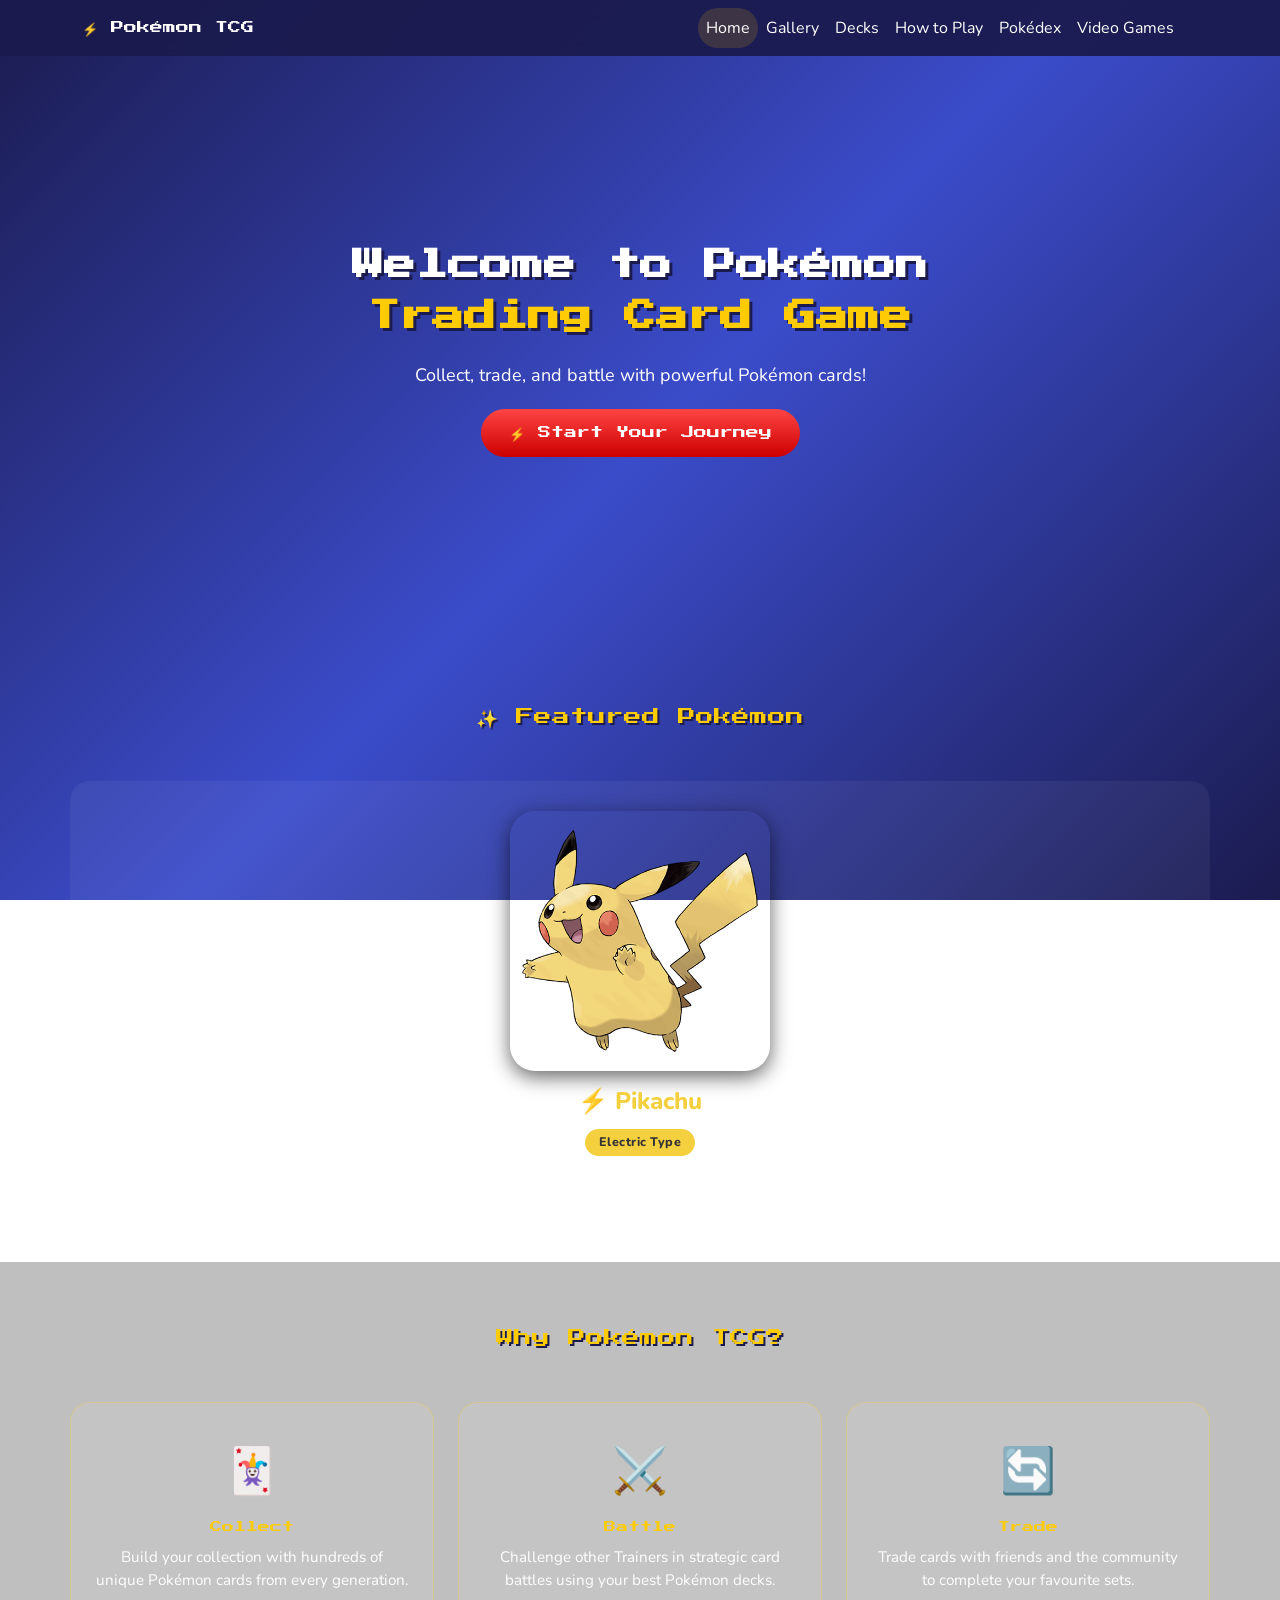
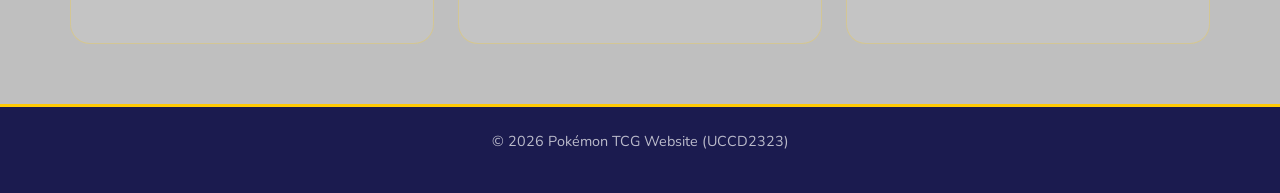
<file: index.html>
<!DOCTYPE html>
<html lang="en">
    <head>
        <meta charset="UTF-8">
        <title> Nintendo Gaming | Home</title>
        <script>
            window.location.href = "home.html";
        </script>
    </head>
    <body>
    </body>
</html>
</file>
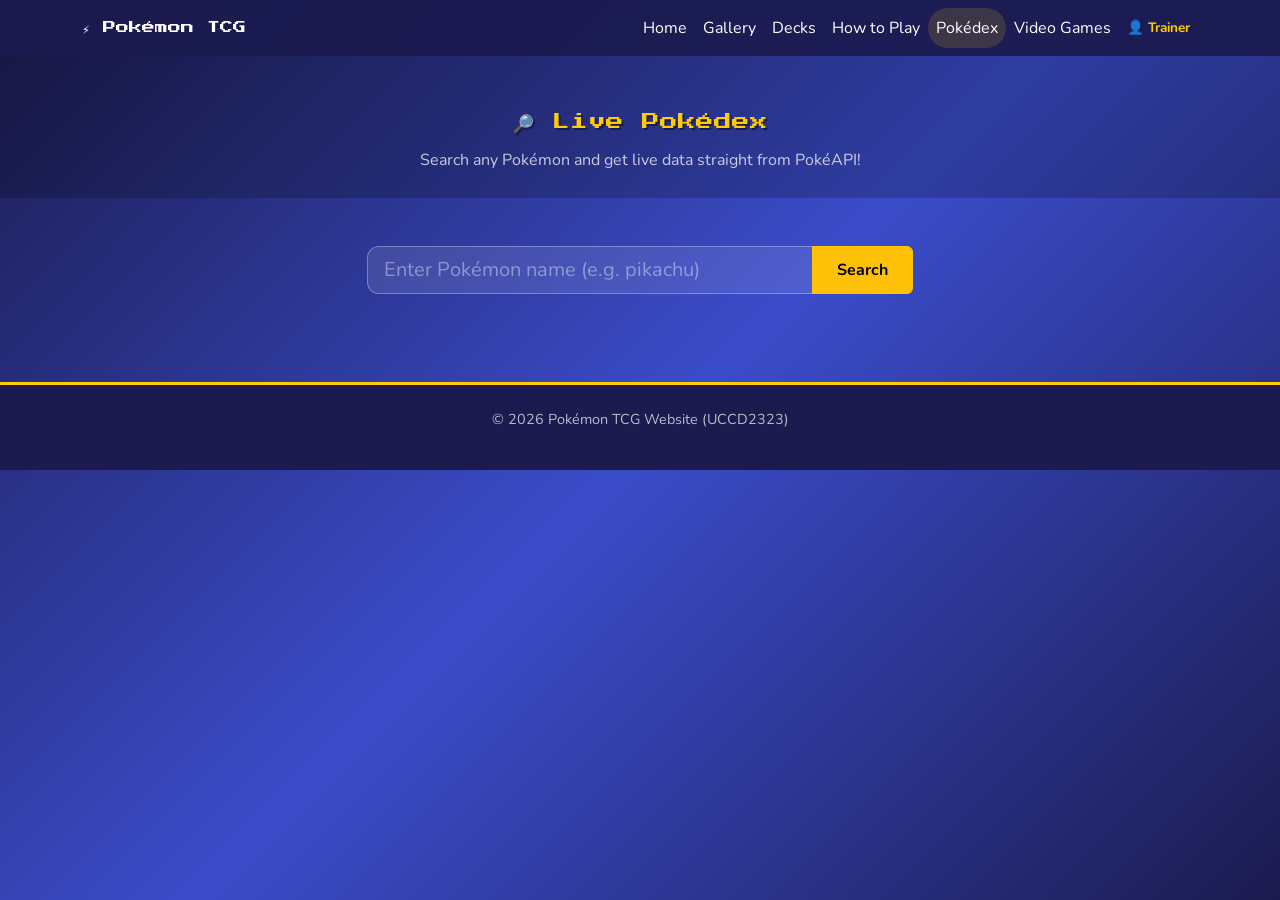
<file: api.html>
<!DOCTYPE html>
<html lang="en">
<head>
    <meta charset="UTF-8">
    <meta name="viewport" content="width=device-width, initial-scale=1.0">
    <title>Pokédex – Pokémon TCG</title>
    <link href="https://cdn.jsdelivr.net/npm/bootstrap@5.3.0/dist/css/bootstrap.min.css" rel="stylesheet">
    <link rel="stylesheet" href="style.css">
    <script src="https://code.jquery.com/jquery-3.6.0.min.js"></script>
</head>

<body>

    <nav class="navbar navbar-expand-lg navbar-dark">
        <div class="container">
            <a class="navbar-brand" href="home.html">⚡ Pokémon TCG</a>
            <ul class="navbar-nav ms-auto align-items-center">
                <li class="nav-item"><a class="nav-link" href="home.html">Home</a></li>
                <li class="nav-item"><a class="nav-link" href="gallery.html">Gallery</a></li>
                <li class="nav-item"><a class="nav-link" href="decks.html">Decks</a></li>
                <li class="nav-item"><a class="nav-link" href="howtoplay.html">How to Play</a></li>
                <li class="nav-item"><a class="nav-link active" href="api.html">Pokédex</a></li>
                <li class="nav-item"><a class="nav-link" href="videogames.html">Video Games</a></li>
                <li class="nav-item"><span class="nav-link trainer-name" id="navTrainerName"></span></li>
            </ul>
        </div>
    </nav>

    <div class="page-header text-center">
        <h1 class="section-title">🔎 Live Pokédex</h1>
        <p>Search any Pokémon and get live data straight from PokéAPI!</p>
    </div>

    <div class="container mt-5">
        <div class="row justify-content-center">
            <div class="col-md-6">
                <div class="input-group mb-3">
                    <input type="text" id="searchInput" class="form-control form-control-lg"
                        placeholder="Enter Pokémon name (e.g. pikachu)">
                    <button class="btn btn-warning fw-bold px-4" id="searchBtn">Search</button>
                </div>
                <p id="lastSearchedMsg" class="text-center"
                    style="color: rgba(255,255,255,0.6); font-size:0.85rem;"></p>
            </div>
        </div>

        <div id="loadingSpinner" class="text-center mt-4" style="display:none;">
            <div class="spinner-border text-warning" role="status"></div>
            <p class="text-white mt-2">Fetching Pokémon data...</p>
        </div>

        <div id="errorMsg" class="text-center text-warning fw-bold mt-4" style="display:none;">
            ⚠️ Pokémon not found. Please check the name and try again.
        </div>

        <div id="resultArea" class="row justify-content-center mt-4"></div>
    </div>

    <footer class="mt-5">
        <p>© 2026 Pokémon TCG Website (UCCD2323)</p>
    </footer>

    <script src="https://cdn.jsdelivr.net/npm/bootstrap@5.3.0/dist/js/bootstrap.bundle.min.js"></script>
    <script src="script.js"></script>
    <script>
        $(document).ready(function () {

            function searchPokemon() {
                const name = $("#searchInput").val().trim().toLowerCase();
                if (!name) {
                    alert("Please enter a Pokémon name.");
                    return;
                }

                $("#resultArea").empty();
                $("#errorMsg").hide();
                $("#loadingSpinner").show();

                $.ajax({
                    url: "https://pokeapi.co/api/v2/pokemon/" + name,
                    method: "GET",
                    success: function (data) {
                        $("#loadingSpinner").hide();

                        const pokeName      = data.name.charAt(0).toUpperCase() + data.name.slice(1);
                        const pokeID        = data.id;
                        const pokeImg       = data.sprites.other["official-artwork"].front_default;
                        const pokeTypes     = data.types.map(t =>
                            t.type.name.charAt(0).toUpperCase() + t.type.name.slice(1)
                        ).join(", ");
                        const pokeHP        = data.stats[0].base_stat;
                        const pokeAtk       = data.stats[1].base_stat;
                        const pokeDef       = data.stats[2].base_stat;
                        const pokeSpAtk     = data.stats[3].base_stat;
                        const pokeSpDef     = data.stats[4].base_stat;
                        const pokeSpd       = data.stats[5].base_stat;
                        const pokeAbilities = data.abilities.map(a =>
                            a.ability.name.charAt(0).toUpperCase() + a.ability.name.slice(1)
                        ).join(", ");
                        const pokeHeight    = (data.height / 10) + " m";
                        const pokeWeight    = (data.weight / 10) + " kg";

                        localStorage.setItem("lastSearched", pokeName);
                        sessionStorage.setItem("currentSearch", pokeName);
                        $("#lastSearchedMsg").text("🕐 Last searched: " + pokeName);

                        function statBar(value) {
                            const pct = Math.min((value / 255) * 100, 100).toFixed(0);
                            let color = "#e74c3c";
                            if (value >= 80)  color = "#f4d03f";
                            if (value >= 120) color = "#2ecc71";
                            return `
                                <div style="display:flex; align-items:center; gap:10px; margin-bottom:6px;">
                                    <div style="flex:1; background:rgba(0,0,0,0.2); border-radius:50px; height:10px;">
                                        <div style="width:${pct}%; background:${color}; height:10px; border-radius:50px;"></div>
                                    </div>
                                    <span style="min-width:30px; font-weight:700; color:white;">${value}</span>
                                </div>`;
                        }

                        const cardHTML = `
                            <div class="col-md-6 col-lg-5">
                                <div style="
                                    background: rgba(255,255,255,0.08);
                                    border: 1px solid rgba(255,203,5,0.4);
                                    border-radius: 24px;
                                    padding: 30px;
                                    text-align: center;
                                    color: white;
                                ">
                                    <p style="color:rgba(255,255,255,0.5); font-size:0.85rem; margin-bottom:4px;">
                                        #${String(pokeID).padStart(4, "0")}
                                    </p>
                                    <h3 style="font-family:'Press Start 2P', monospace; font-size:1rem;
                                        color:var(--poke-yellow); margin-bottom:16px;">${pokeName}</h3>
                                    <img src="${pokeImg}" alt="${pokeName}"
                                        style="width:200px; height:200px; object-fit:contain;">
                                    <div style="margin:16px 0;">
                                        <span class="type-badge">${pokeTypes}</span>
                                    </div>
                                    <div style="display:flex; justify-content:center; gap:24px;
                                        margin-bottom:20px; font-size:0.85rem; color:rgba(255,255,255,0.7);">
                                        <span>📏 ${pokeHeight}</span>
                                        <span>⚖️ ${pokeWeight}</span>
                                    </div>
                                    <p style="font-size:0.85rem; color:rgba(255,255,255,0.7); margin-bottom:20px;">
                                        <strong style="color:white;">Abilities:</strong> ${pokeAbilities}
                                    </p>
                                    <hr style="border-color:rgba(255,255,255,0.15);">
                                    <div style="text-align:left; margin-top:16px;">
                                        <p style="font-family:'Press Start 2P', monospace; font-size:0.6rem;
                                            color:var(--poke-yellow); margin-bottom:14px;">BASE STATS</p>
                                        <p style="font-size:0.8rem; margin-bottom:4px;">HP</p>${statBar(pokeHP)}
                                        <p style="font-size:0.8rem; margin-bottom:4px;">Attack</p>${statBar(pokeAtk)}
                                        <p style="font-size:0.8rem; margin-bottom:4px;">Defense</p>${statBar(pokeDef)}
                                        <p style="font-size:0.8rem; margin-bottom:4px;">Sp. Attack</p>${statBar(pokeSpAtk)}
                                        <p style="font-size:0.8rem; margin-bottom:4px;">Sp. Defense</p>${statBar(pokeSpDef)}
                                        <p style="font-size:0.8rem; margin-bottom:4px;">Speed</p>${statBar(pokeSpd)}
                                    </div>
                                </div>
                            </div>`;

                        $("#resultArea").html(cardHTML);
                    },
                    error: function () {
                        $("#loadingSpinner").hide();
                        $("#errorMsg").show();
                    }
                });
            }

            $("#searchBtn").click(function () { searchPokemon(); });
            $("#searchInput").keypress(function (e) {
                if (e.which === 13) searchPokemon();
            });

            const lastSearched = localStorage.getItem("lastSearched");
            if (lastSearched) {
                $("#lastSearchedMsg").text("🕐 Last searched: " + lastSearched);
                $("#searchInput").val(lastSearched.toLowerCase());
                searchPokemon();
            }
        });
    </script>

</body>
</html>
</file>
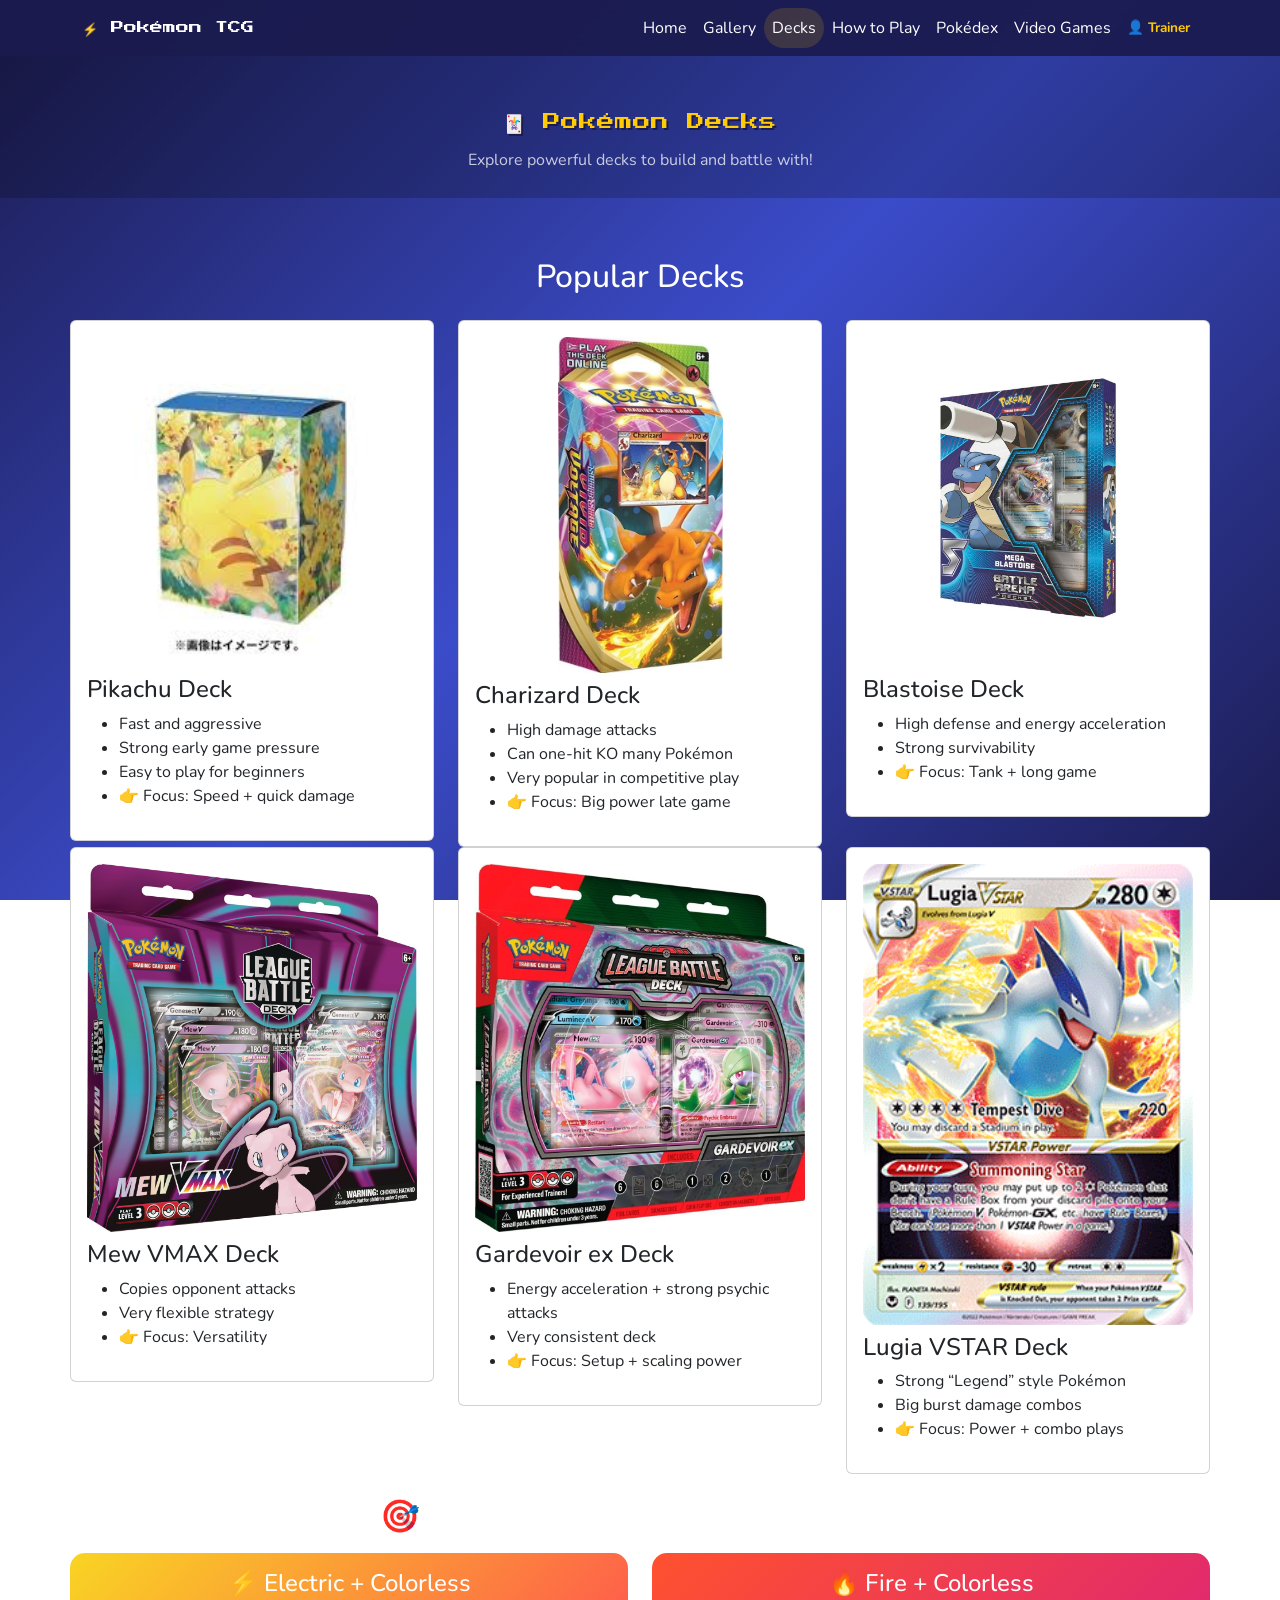
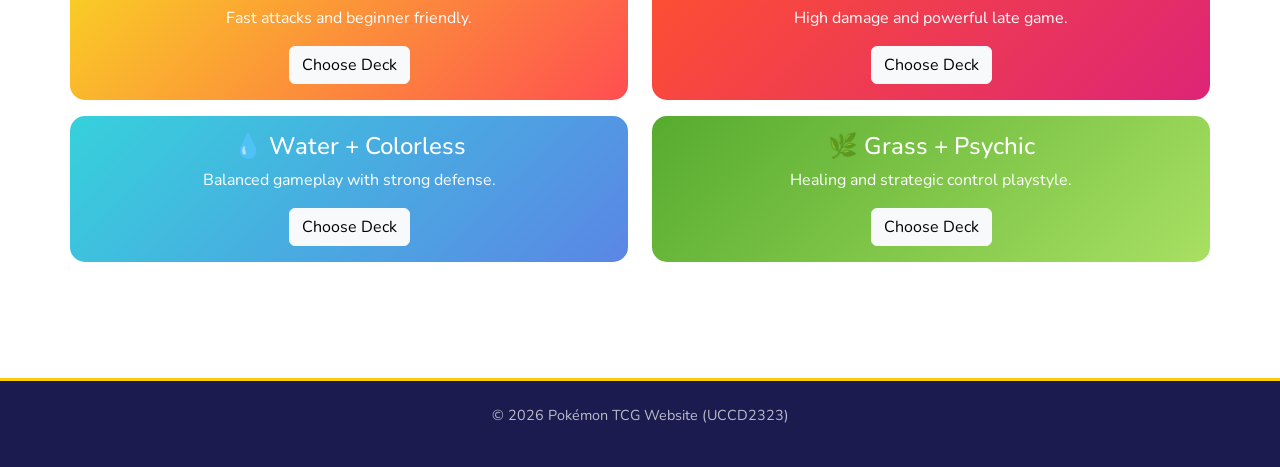
<file: decks.html>
<!DOCTYPE html>
<html lang="en">

<head>
    <meta charset="UTF-8">
    <meta name="viewport" content="width=device-width, initial-scale=1.0">
    <title>Decks – Pokémon TCG</title>
    <link href="https://cdn.jsdelivr.net/npm/bootstrap@5.3.0/dist/css/bootstrap.min.css" rel="stylesheet">
    <link rel="stylesheet" href="style.css">
    <script src="https://code.jquery.com/jquery-3.6.0.min.js"></script>
</head>

<body>

    <nav class="navbar navbar-expand-lg navbar-dark">
        <div class="container">
            <a class="navbar-brand" href="home.html">⚡ Pokémon TCG</a>
            <ul class="navbar-nav ms-auto align-items-center">
                <li class="nav-item"><a class="nav-link" href="home.html">Home</a></li>
                <li class="nav-item"><a class="nav-link" href="gallery.html">Gallery</a></li>
                <li class="nav-item"><a class="nav-link active" href="decks.html">Decks</a></li>
                <li class="nav-item"><a class="nav-link" href="howtoplay.html">How to Play</a></li>
                <li class="nav-item"><a class="nav-link" href="api.html">Pokédex</a></li>
                <li class="nav-item"><a class="nav-link" href="videogames.html">Video Games</a></li>
                <li class="nav-item"><span class="nav-link trainer-name" id="navTrainerName"></span></li>
            </ul>
        </div>
    </nav>

    <div class="page-header text-center">
        <h1 class="section-title">🃏 Pokémon Decks</h1>
        <p>Explore powerful decks to build and battle with!</p>
    </div>

    <div class="container section">
        <h2 class="text-center">Popular Decks</h2>

        <div class="row mt-4">

            <div class="col-md-4">
                <div class="card p-3 text-dark">
                    <img src="image/pikachudeck.jpeg" class="img-fluid rounded mb-2 w-100" alt="Pikachu Deck">
                    <h4>Pikachu Deck</h4>
                    <ul> 
                    <li>Fast and aggressive</li>
                     <li>Strong early game pressure</li>
                      <li>Easy to play for beginners</li>
                       <li>👉 Focus: Speed + quick damage</li>
                       </ul>
                </div>
            </div>

            <div class="col-md-4">
                <div class="card p-3 text-dark">
                    <img src="image/charizarddeck.jpg" class="img-fluid rounded mb-2 mx-auto d-block w-50"
                        alt="Charizard Deck">
                    <h4>Charizard Deck</h4>
                    <ul>
                   <li>High damage attacks</li>
                    <li>Can one-hit KO many Pokémon</li>
                     <li>Very popular in competitive play</li>
                      <li>👉 Focus: Big power late game</li>
                      </ul>
                </div>
            </div>

            <div class="col-md-4">
                <div class="card p-3 text-dark">
                    <img src="image/blastoisedeck.jpg" class="img-fluid rounded mb-2 w-100" alt="Blastoise Deck">
                    <h4>Blastoise Deck</h4>
                    <ul>
                   <li>High defense and energy acceleration</li>
                    <li>Strong survivability</li>
                     <li>👉 Focus: Tank + long game</li>
                     </ul>
                </div>
            </div>

            <div class="col-md-4">
                <div class="card p-3 text-dark">
                    <img src="image/mewvmaxdeck.jpg" class="img-fluid rounded mb-2 w-100" alt="Mew VMAX Deck">
                    <h4>Mew VMAX Deck</h4>
                    <ul>
                        <li>Copies opponent attacks</li>
                        <li>Very flexible strategy</li>
                        <li>👉 Focus: Versatility</li>
                    </ul>

                </div>
            </div>

            <div class="col-md-4">
                <div class="card p-3 text-dark">
                    <img src="image/gardevoirdeck.jpg" class="img-fluid rounded mb-2 w-100" alt="Gardevoir ex Deck">
                    <h4>Gardevoir ex Deck</h4>
                    <ul>
                    <li>Energy acceleration + strong psychic attacks</li>
                    <li>Very consistent deck</li>
                    <li>👉 Focus: Setup + scaling power</li>
                    </ul>
                </div>
            </div>

            <div class="col-md-4">
                <div class="card p-3 text-dark">
                    <img src="image/lugiavstardeck.jpg" class="img-fluid rounded mb-2 w-100" alt="Lugia VSTAR Deck">
                    <h4>Lugia VSTAR Deck</h4>
                    <ul>
                    <li>Strong “Legend” style Pokémon</li>
                    <li>Big burst damage combos</li>
                    <li>👉 Focus: Power + combo plays</li>
                    </ul>
                </div>
            </div>


            <div class="container mt-4">
    <h2 class="text-center">🎯 Beginner Deck Recommendation</h2>

    <div class="row mt-3">

<div class="col-md-6">
    <div class="p-3 text-center" style="
        background: linear-gradient(135deg, #f9d423, #ff4e50);
        border-radius: 15px;
        color: white;
        transition: 0.3s;
    " onmouseover="this.style.transform='scale(1.05)'" 
       onmouseout="this.style.transform='scale(1)'">

        <h4>⚡ Electric + Colorless</h4>
        <p>Fast attacks and beginner friendly.</p>
        <button class="btn btn-light select-deck" data-deck="Electric + Colorless">
            Choose Deck
        </button>
    </div>
</div>

<div class="col-md-6">
    <div class="p-3 text-center" style="
        background: linear-gradient(135deg, #ff512f, #dd2476);
        border-radius: 15px;
        color: white;
        transition: 0.3s;
    " onmouseover="this.style.transform='scale(1.05)'" 
       onmouseout="this.style.transform='scale(1)'">

        <h4>🔥 Fire + Colorless</h4>
        <p>High damage and powerful late game.</p>
        <button class="btn btn-light select-deck" data-deck="Fire + Colorless">
            Choose Deck
        </button>
    </div>
</div>

<div class="col-md-6 mt-3">
    <div class="p-3 text-center" style="
        background: linear-gradient(135deg, #36d1dc, #5b86e5);
        border-radius: 15px;
        color: white;
        transition: 0.3s;
    " onmouseover="this.style.transform='scale(1.05)'" 
       onmouseout="this.style.transform='scale(1)'">

        <h4>💧 Water + Colorless</h4>
        <p>Balanced gameplay with strong defense.</p>
        <button class="btn btn-light select-deck" data-deck="Water + Colorless">
            Choose Deck
        </button>
    </div>
</div>

<div class="col-md-6 mt-3">
    <div class="p-3 text-center" style="
        background: linear-gradient(135deg, #56ab2f, #a8e063);
        border-radius: 15px;
        color: white;
        transition: 0.3s;
    " onmouseover="this.style.transform='scale(1.05)'" 
       onmouseout="this.style.transform='scale(1)'">

        <h4>🌿 Grass + Psychic</h4>
        <p>Healing and strategic control playstyle.</p>
        <button class="btn btn-light select-deck" data-deck="Grass + Psychic">
            Choose Deck
        </button>
    </div>
</div>
    </div>

    <div class="text-center mt-4">
        <h5>Your Selected Deck: <span id="selectedDeck">None</span></h5>
    </div>
</div>

        </div>
    </div>

    <footer>
        <p>© 2026 Pokémon TCG Website (UCCD2323)</p>
    </footer>

    <script src="https://cdn.jsdelivr.net/npm/bootstrap@5.3.0/dist/js/bootstrap.bundle.min.js"></script>
    <script src="script.js"></script>
    <script>
    $(document).ready(function () {

    let savedDeck = localStorage.getItem("favDeck");
    if (savedDeck) {
        $("#selectedDeck").text(savedDeck);
    }

    $(".select-deck").click(function () {
        let deck = $(this).data("deck");

        localStorage.setItem("favDeck", deck);

        $("#selectedDeck").text(deck);
    });
   

});
 </script>

</body>

</html>
</file>
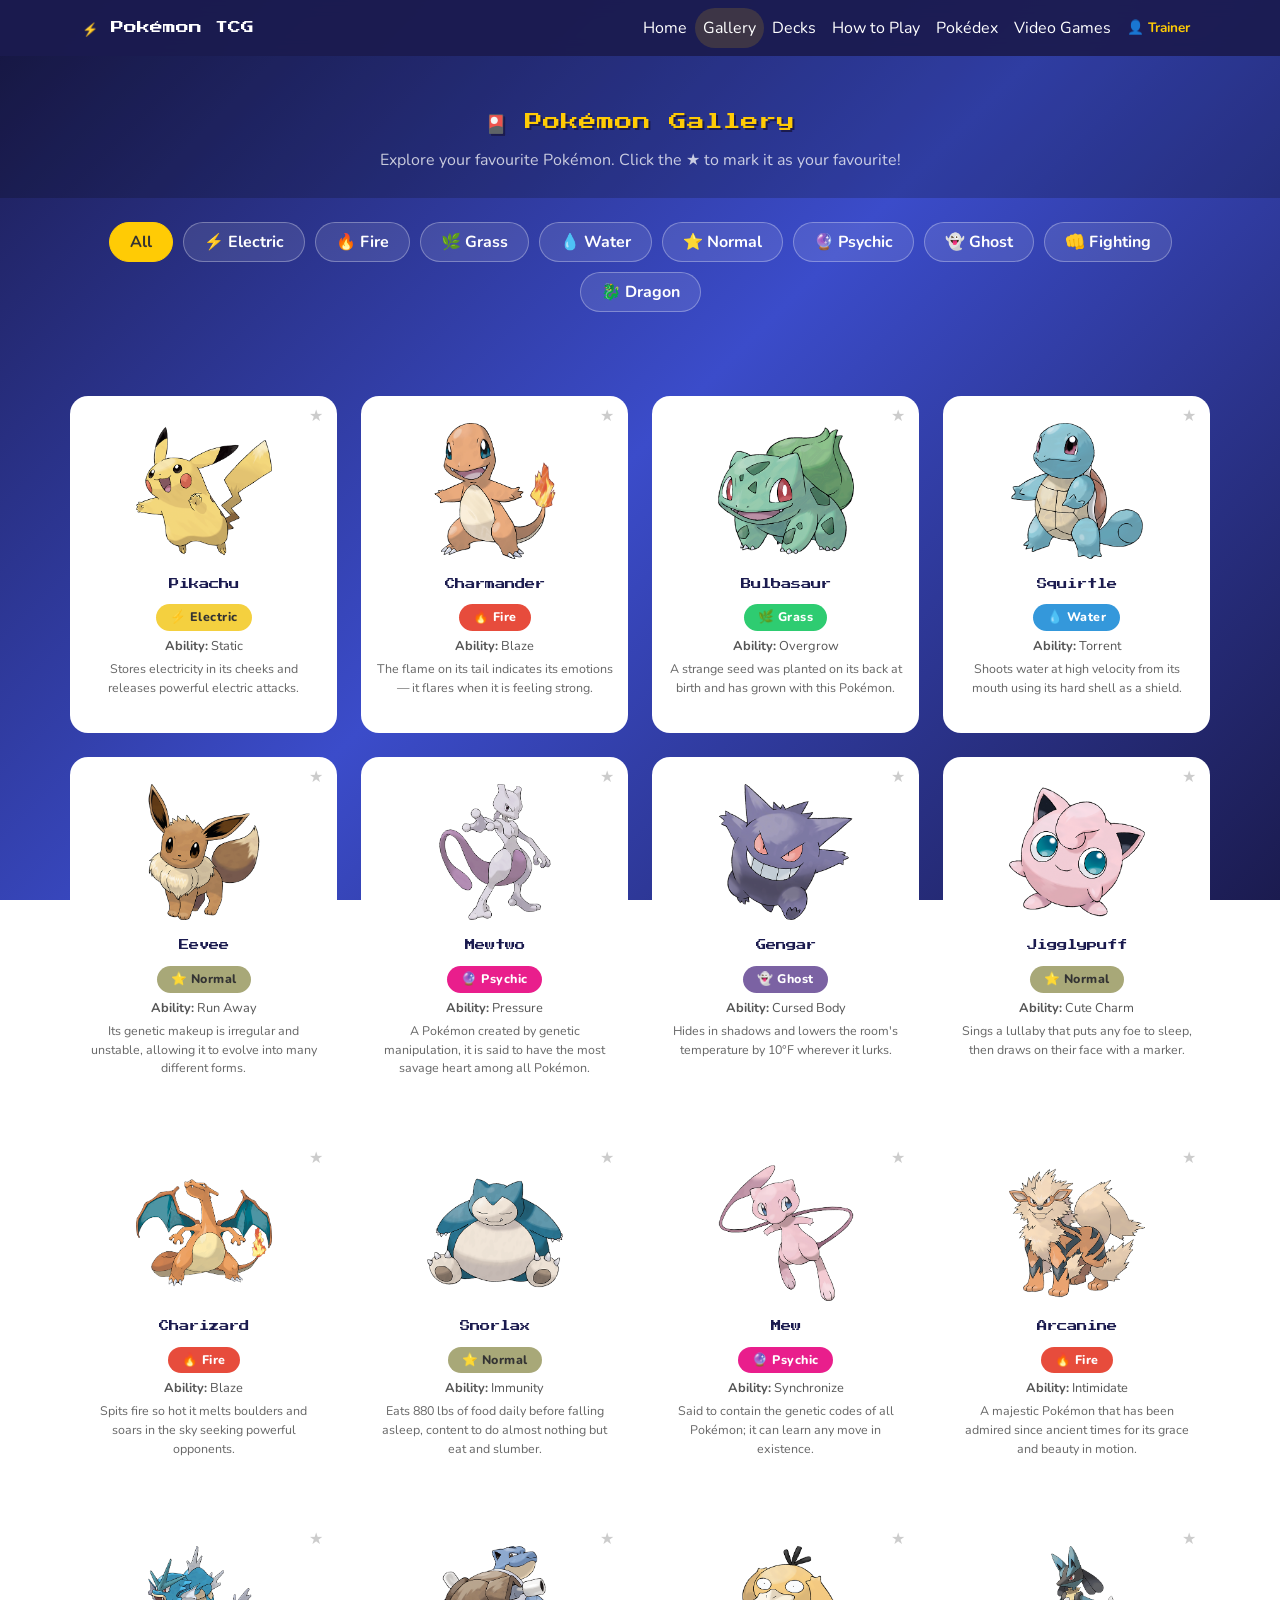
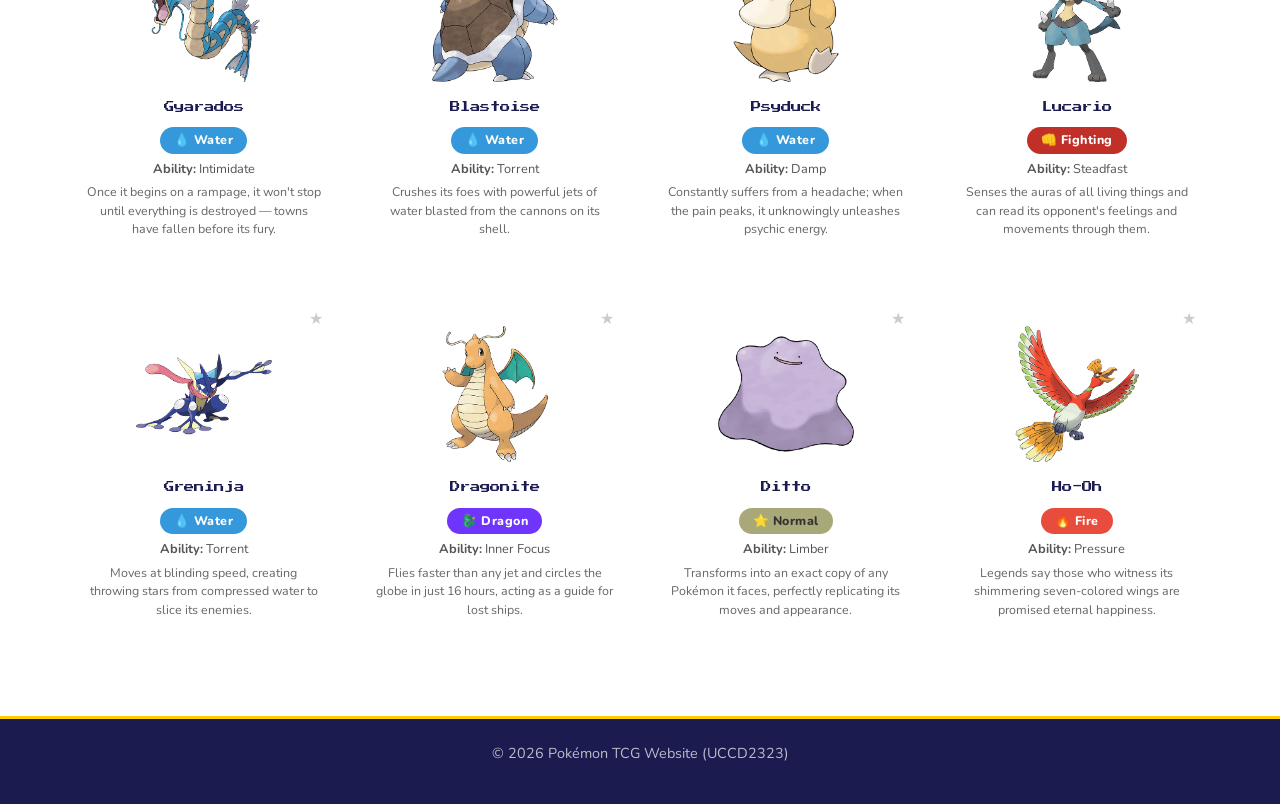
<file: gallery.html>
<!DOCTYPE html>
<html lang="en">
<head>
    <meta charset="UTF-8">
    <meta name="viewport" content="width=device-width, initial-scale=1.0">
    <title>Gallery – Pokémon TCG</title>
    <link href="https://cdn.jsdelivr.net/npm/bootstrap@5.3.0/dist/css/bootstrap.min.css" rel="stylesheet">
    <link rel="stylesheet" href="style.css">
    <script src="https://code.jquery.com/jquery-3.6.0.min.js"></script>
</head>

<body>

    <nav class="navbar navbar-expand-lg navbar-dark">
        <div class="container">
            <a class="navbar-brand" href="home.html">⚡ Pokémon TCG</a>
            <ul class="navbar-nav ms-auto align-items-center">
                <li class="nav-item"><a class="nav-link" href="home.html">Home</a></li>
                <li class="nav-item"><a class="nav-link active" href="gallery.html">Gallery</a></li>
                <li class="nav-item"><a class="nav-link" href="decks.html">Decks</a></li>
                <li class="nav-item"><a class="nav-link" href="howtoplay.html">How to Play</a></li>
                <li class="nav-item"><a class="nav-link" href="api.html">Pokédex</a></li>
                <li class="nav-item"><a class="nav-link" href="videogames.html">Video Games</a></li>
                <li class="nav-item"><span class="nav-link trainer-name" id="navTrainerName"></span></li>
            </ul>
        </div>
    </nav>

    <!-- PAGE HEADER -->
    <div class="page-header text-center">
        <h1 class="section-title">🎴 Pokémon Gallery</h1>
        <p>Explore your favourite Pokémon. Click the ★ to mark it as your favourite!</p>
        <!-- FIX: display:none added so banner is hidden until a favourite is selected -->
        <div id="favouriteMsg" class="favourite-banner" style="display:none;"></div>
    </div>

    <!-- FILTER BUTTONS -->
    <div class="container text-center mb-4 mt-4">
        <div class="filter-group">
            <button class="filter-btn active" data-type="all">All</button>
            <button class="filter-btn" data-type="electric">⚡ Electric</button>
            <button class="filter-btn" data-type="fire">🔥 Fire</button>
            <button class="filter-btn" data-type="grass">🌿 Grass</button>
            <button class="filter-btn" data-type="water">💧 Water</button>
            <button class="filter-btn" data-type="normal">⭐ Normal</button>
            <button class="filter-btn" data-type="psychic">🔮 Psychic</button>
            <button class="filter-btn" data-type="ghost">👻 Ghost</button>
            <button class="filter-btn" data-type="fighting">👊 Fighting</button>
            <button class="filter-btn" data-type="dragon">🐉 Dragon</button>
        </div>
    </div>

    <!-- POKEMON GRID -->
    <div class="container section">
        <div class="row g-4" id="pokemonGrid">

            <!-- Pikachu -->
            <div class="col-6 col-md-4 col-lg-3 pokemon-card-wrap" data-type="electric">
                <div class="pokemon-info" data-name="Pikachu">
                    <div class="fav-star" title="Mark as favourite">★</div>
                    <img src="image/Pikachu.png" alt="Pikachu">
                    <h5>Pikachu</h5>
                    <span class="type-badge electric">⚡ Electric</span>
                    <p class="poke-ability"><strong>Ability:</strong> Static</p>
                    <p class="poke-desc">Stores electricity in its cheeks and releases powerful electric attacks.</p>
                </div>
            </div>

            <!-- Charmander -->
            <div class="col-6 col-md-4 col-lg-3 pokemon-card-wrap" data-type="fire">
                <div class="pokemon-info" data-name="Charmander">
                    <div class="fav-star" title="Mark as favourite">★</div>
                    <img src="image/Charmander.png" alt="Charmander">
                    <h5>Charmander</h5>
                    <span class="type-badge fire">🔥 Fire</span>
                    <p class="poke-ability"><strong>Ability:</strong> Blaze</p>
                    <p class="poke-desc">The flame on its tail indicates its emotions — it flares when it is feeling strong.</p>
                </div>
            </div>

            <!-- Bulbasaur -->
            <div class="col-6 col-md-4 col-lg-3 pokemon-card-wrap" data-type="grass">
                <div class="pokemon-info" data-name="Bulbasaur">
                    <div class="fav-star" title="Mark as favourite">★</div>
                    <img src="image/Bulbasaur.png" alt="Bulbasaur">
                    <h5>Bulbasaur</h5>
                    <span class="type-badge grass">🌿 Grass</span>
                    <p class="poke-ability"><strong>Ability:</strong> Overgrow</p>
                    <p class="poke-desc">A strange seed was planted on its back at birth and has grown with this Pokémon.</p>
                </div>
            </div>

            <!-- Squirtle -->
            <div class="col-6 col-md-4 col-lg-3 pokemon-card-wrap" data-type="water">
                <div class="pokemon-info" data-name="Squirtle">
                    <div class="fav-star" title="Mark as favourite">★</div>
                    <img src="image/Squirtle.png" alt="Squirtle">
                    <h5>Squirtle</h5>
                    <span class="type-badge water">💧 Water</span>
                    <p class="poke-ability"><strong>Ability:</strong> Torrent</p>
                    <p class="poke-desc">Shoots water at high velocity from its mouth using its hard shell as a shield.</p>
                </div>
            </div>

            <!-- Eevee -->
            <div class="col-6 col-md-4 col-lg-3 pokemon-card-wrap" data-type="normal">
                <div class="pokemon-info" data-name="Eevee">
                    <div class="fav-star" title="Mark as favourite">★</div>
                    <img src="image/Eevee.png" alt="Eevee">
                    <h5>Eevee</h5>
                    <span class="type-badge normal">⭐ Normal</span>
                    <p class="poke-ability"><strong>Ability:</strong> Run Away</p>
                    <p class="poke-desc">Its genetic makeup is irregular and unstable, allowing it to evolve into many different forms.</p>
                </div>
            </div>

            <!-- Mewtwo -->
            <div class="col-6 col-md-4 col-lg-3 pokemon-card-wrap" data-type="psychic">
                <div class="pokemon-info" data-name="Mewtwo">
                    <div class="fav-star" title="Mark as favourite">★</div>
                    <img src="image/Mewtwo.png" alt="Mewtwo">
                    <h5>Mewtwo</h5>
                    <span class="type-badge psychic">🔮 Psychic</span>
                    <p class="poke-ability"><strong>Ability:</strong> Pressure</p>
                    <p class="poke-desc">A Pokémon created by genetic manipulation, it is said to have the most savage heart among all Pokémon.</p>
                </div>
            </div>

            <!-- Gengar -->
            <div class="col-6 col-md-4 col-lg-3 pokemon-card-wrap" data-type="ghost">
                <div class="pokemon-info" data-name="Gengar">
                    <div class="fav-star" title="Mark as favourite">★</div>
                    <img src="image/Gengar.png" alt="Gengar">
                    <h5>Gengar</h5>
                    <span class="type-badge ghost">👻 Ghost</span>
                    <p class="poke-ability"><strong>Ability:</strong> Cursed Body</p>
                    <p class="poke-desc">Hides in shadows and lowers the room's temperature by 10°F wherever it lurks.</p>
                </div>
            </div>

            <!-- Jigglypuff -->
            <div class="col-6 col-md-4 col-lg-3 pokemon-card-wrap" data-type="normal">
                <div class="pokemon-info" data-name="Jigglypuff">
                    <div class="fav-star" title="Mark as favourite">★</div>
                    <img src="image/Jigglypuff.png" alt="Jigglypuff">
                    <h5>Jigglypuff</h5>
                    <span class="type-badge normal">⭐ Normal</span>
                    <p class="poke-ability"><strong>Ability:</strong> Cute Charm</p>
                    <p class="poke-desc">Sings a lullaby that puts any foe to sleep, then draws on their face with a marker.</p>
                </div>
            </div>

            <!-- Charizard -->
            <div class="col-6 col-md-4 col-lg-3 pokemon-card-wrap" data-type="fire">
                <div class="pokemon-info" data-name="Charizard">
                    <div class="fav-star" title="Mark as favourite">★</div>
                    <img src="image/Charizard.png" alt="Charizard">
                    <h5>Charizard</h5>
                    <span class="type-badge fire">🔥 Fire</span>
                    <p class="poke-ability"><strong>Ability:</strong> Blaze</p>
                    <p class="poke-desc">Spits fire so hot it melts boulders and soars in the sky seeking powerful opponents.</p>
                </div>
            </div>

            <!-- Snorlax -->
            <div class="col-6 col-md-4 col-lg-3 pokemon-card-wrap" data-type="normal">
                <div class="pokemon-info" data-name="Snorlax">
                    <div class="fav-star" title="Mark as favourite">★</div>
                    <img src="image/Snorlax.png" alt="Snorlax">
                    <h5>Snorlax</h5>
                    <span class="type-badge normal">⭐ Normal</span>
                    <p class="poke-ability"><strong>Ability:</strong> Immunity</p>
                    <p class="poke-desc">Eats 880 lbs of food daily before falling asleep, content to do almost nothing but eat and slumber.</p>
                </div>
            </div>

            <!-- Mew -->
            <div class="col-6 col-md-4 col-lg-3 pokemon-card-wrap" data-type="psychic">
                <div class="pokemon-info" data-name="Mew">
                    <div class="fav-star" title="Mark as favourite">★</div>
                    <img src="image/Mew.png" alt="Mew">
                    <h5>Mew</h5>
                    <span class="type-badge psychic">🔮 Psychic</span>
                    <p class="poke-ability"><strong>Ability:</strong> Synchronize</p>
                    <p class="poke-desc">Said to contain the genetic codes of all Pokémon; it can learn any move in existence.</p>
                </div>
            </div>

            <!-- Arcanine -->
            <div class="col-6 col-md-4 col-lg-3 pokemon-card-wrap" data-type="fire">
                <div class="pokemon-info" data-name="Arcanine">
                    <div class="fav-star" title="Mark as favourite">★</div>
                    <img src="image/Arcanine.png" alt="Arcanine">
                    <h5>Arcanine</h5>
                    <span class="type-badge fire">🔥 Fire</span>
                    <p class="poke-ability"><strong>Ability:</strong> Intimidate</p>
                    <p class="poke-desc">A majestic Pokémon that has been admired since ancient times for its grace and beauty in motion.</p>
                </div>
            </div>

            <!-- Gyarados -->
            <div class="col-6 col-md-4 col-lg-3 pokemon-card-wrap" data-type="water">
                <div class="pokemon-info" data-name="Gyarados">
                    <div class="fav-star" title="Mark as favourite">★</div>
                    <img src="image/Gyarados.png" alt="Gyarados">
                    <h5>Gyarados</h5>
                    <span class="type-badge water">💧 Water</span>
                    <p class="poke-ability"><strong>Ability:</strong> Intimidate</p>
                    <p class="poke-desc">Once it begins on a rampage, it won't stop until everything is destroyed — towns have fallen before its fury.</p>
                </div>
            </div>

            <!-- Blastoise -->
            <div class="col-6 col-md-4 col-lg-3 pokemon-card-wrap" data-type="water">
                <div class="pokemon-info" data-name="Blastoise">
                    <div class="fav-star" title="Mark as favourite">★</div>
                    <img src="image/Blastoise.png" alt="Blastoise">
                    <h5>Blastoise</h5>
                    <span class="type-badge water">💧 Water</span>
                    <p class="poke-ability"><strong>Ability:</strong> Torrent</p>
                    <p class="poke-desc">Crushes its foes with powerful jets of water blasted from the cannons on its shell.</p>
                </div>
            </div>

            <!-- Psyduck -->
            <div class="col-6 col-md-4 col-lg-3 pokemon-card-wrap" data-type="water">
                <div class="pokemon-info" data-name="Psyduck">
                    <div class="fav-star" title="Mark as favourite">★</div>
                    <img src="image/Psyduck.png" alt="Psyduck">
                    <h5>Psyduck</h5>
                    <span class="type-badge water">💧 Water</span>
                    <p class="poke-ability"><strong>Ability:</strong> Damp</p>
                    <p class="poke-desc">Constantly suffers from a headache; when the pain peaks, it unknowingly unleashes psychic energy.</p>
                </div>
            </div>

            <!-- Lucario -->
            <div class="col-6 col-md-4 col-lg-3 pokemon-card-wrap" data-type="fighting">
                <div class="pokemon-info" data-name="Lucario">
                    <div class="fav-star" title="Mark as favourite">★</div>
                    <img src="image/Lucario.png" alt="Lucario">
                    <h5>Lucario</h5>
                    <span class="type-badge fighting">👊 Fighting</span>
                    <p class="poke-ability"><strong>Ability:</strong> Steadfast</p>
                    <p class="poke-desc">Senses the auras of all living things and can read its opponent's feelings and movements through them.</p>
                </div>
            </div>

            <!-- Greninja -->
            <div class="col-6 col-md-4 col-lg-3 pokemon-card-wrap" data-type="water">
                <div class="pokemon-info" data-name="Greninja">
                    <div class="fav-star" title="Mark as favourite">★</div>
                    <img src="image/Greninja.png" alt="Greninja">
                    <h5>Greninja</h5>
                    <span class="type-badge water">💧 Water</span>
                    <p class="poke-ability"><strong>Ability:</strong> Torrent</p>
                    <p class="poke-desc">Moves at blinding speed, creating throwing stars from compressed water to slice its enemies.</p>
                </div>
            </div>

            <!-- Dragonite -->
            <div class="col-6 col-md-4 col-lg-3 pokemon-card-wrap" data-type="dragon">
                <div class="pokemon-info" data-name="Dragonite">
                    <div class="fav-star" title="Mark as favourite">★</div>
                    <img src="image/Dragonite.png" alt="Dragonite">
                    <h5>Dragonite</h5>
                    <span class="type-badge dragon">🐉 Dragon</span>
                    <p class="poke-ability"><strong>Ability:</strong> Inner Focus</p>
                    <p class="poke-desc">Flies faster than any jet and circles the globe in just 16 hours, acting as a guide for lost ships.</p>
                </div>
            </div>

            <!-- Ditto -->
            <div class="col-6 col-md-4 col-lg-3 pokemon-card-wrap" data-type="normal">
                <div class="pokemon-info" data-name="Ditto">
                    <div class="fav-star" title="Mark as favourite">★</div>
                    <img src="image/Ditto.png" alt="Ditto">
                    <h5>Ditto</h5>
                    <span class="type-badge normal">⭐ Normal</span>
                    <p class="poke-ability"><strong>Ability:</strong> Limber</p>
                    <p class="poke-desc">Transforms into an exact copy of any Pokémon it faces, perfectly replicating its moves and appearance.</p>
                </div>
            </div>

            <!-- Ho-Oh -->
            <div class="col-6 col-md-4 col-lg-3 pokemon-card-wrap" data-type="fire">
                <div class="pokemon-info" data-name="Ho-Oh">
                    <div class="fav-star" title="Mark as favourite">★</div>
                    <img src="image/Ho-Oh.png" alt="Ho-Oh">
                    <h5>Ho-Oh</h5>
                    <span class="type-badge fire">🔥 Fire</span>
                    <p class="poke-ability"><strong>Ability:</strong> Pressure</p>
                    <p class="poke-desc">Legends say those who witness its shimmering seven-colored wings are promised eternal happiness.</p>
                </div>
            </div>

        </div>
    </div>

    <footer>
        <p>© 2026 Pokémon TCG Website (UCCD2323)</p>
    </footer>

    <script src="https://cdn.jsdelivr.net/npm/bootstrap@5.3.0/dist/js/bootstrap.bundle.min.js"></script>
    <script src="script.js"></script>
    <script>
        $(document).ready(function () {

            // LOCAL STORAGE — favourite Pokémon
            $(".fav-star").click(function () {
                const name = $(this).closest(".pokemon-info").data("name");
                localStorage.setItem("favouritePokemon", name);
                sessionStorage.setItem("lastFavClicked", name);
                highlightFavourite(name);
                $("#favouriteMsg").text("⭐ Favourite saved: " + name + "!").fadeIn();
            });

            const savedFav = localStorage.getItem("favouritePokemon");
            if (savedFav) {
                highlightFavourite(savedFav);
                $("#favouriteMsg").text("⭐ Your favourite: " + savedFav).fadeIn();
            }

            function highlightFavourite(name) {
                $(".pokemon-info").removeClass("is-favourite");
                $(".pokemon-info[data-name='" + name + "']").addClass("is-favourite");
            }

            // FILTER buttons
            $(".filter-btn").click(function () {
                $(".filter-btn").removeClass("active");
                $(this).addClass("active");
                const type = $(this).data("type");
                if (type === "all") {
                    $(".pokemon-card-wrap").fadeIn(300);
                } else {
                    $(".pokemon-card-wrap").each(function () {
                        if ($(this).data("type") === type) {
                            $(this).fadeIn(300);
                        } else {
                            $(this).fadeOut(200);
                        }
                    });
                }
            });

        });
    </script>
</body>
</html>
</file>
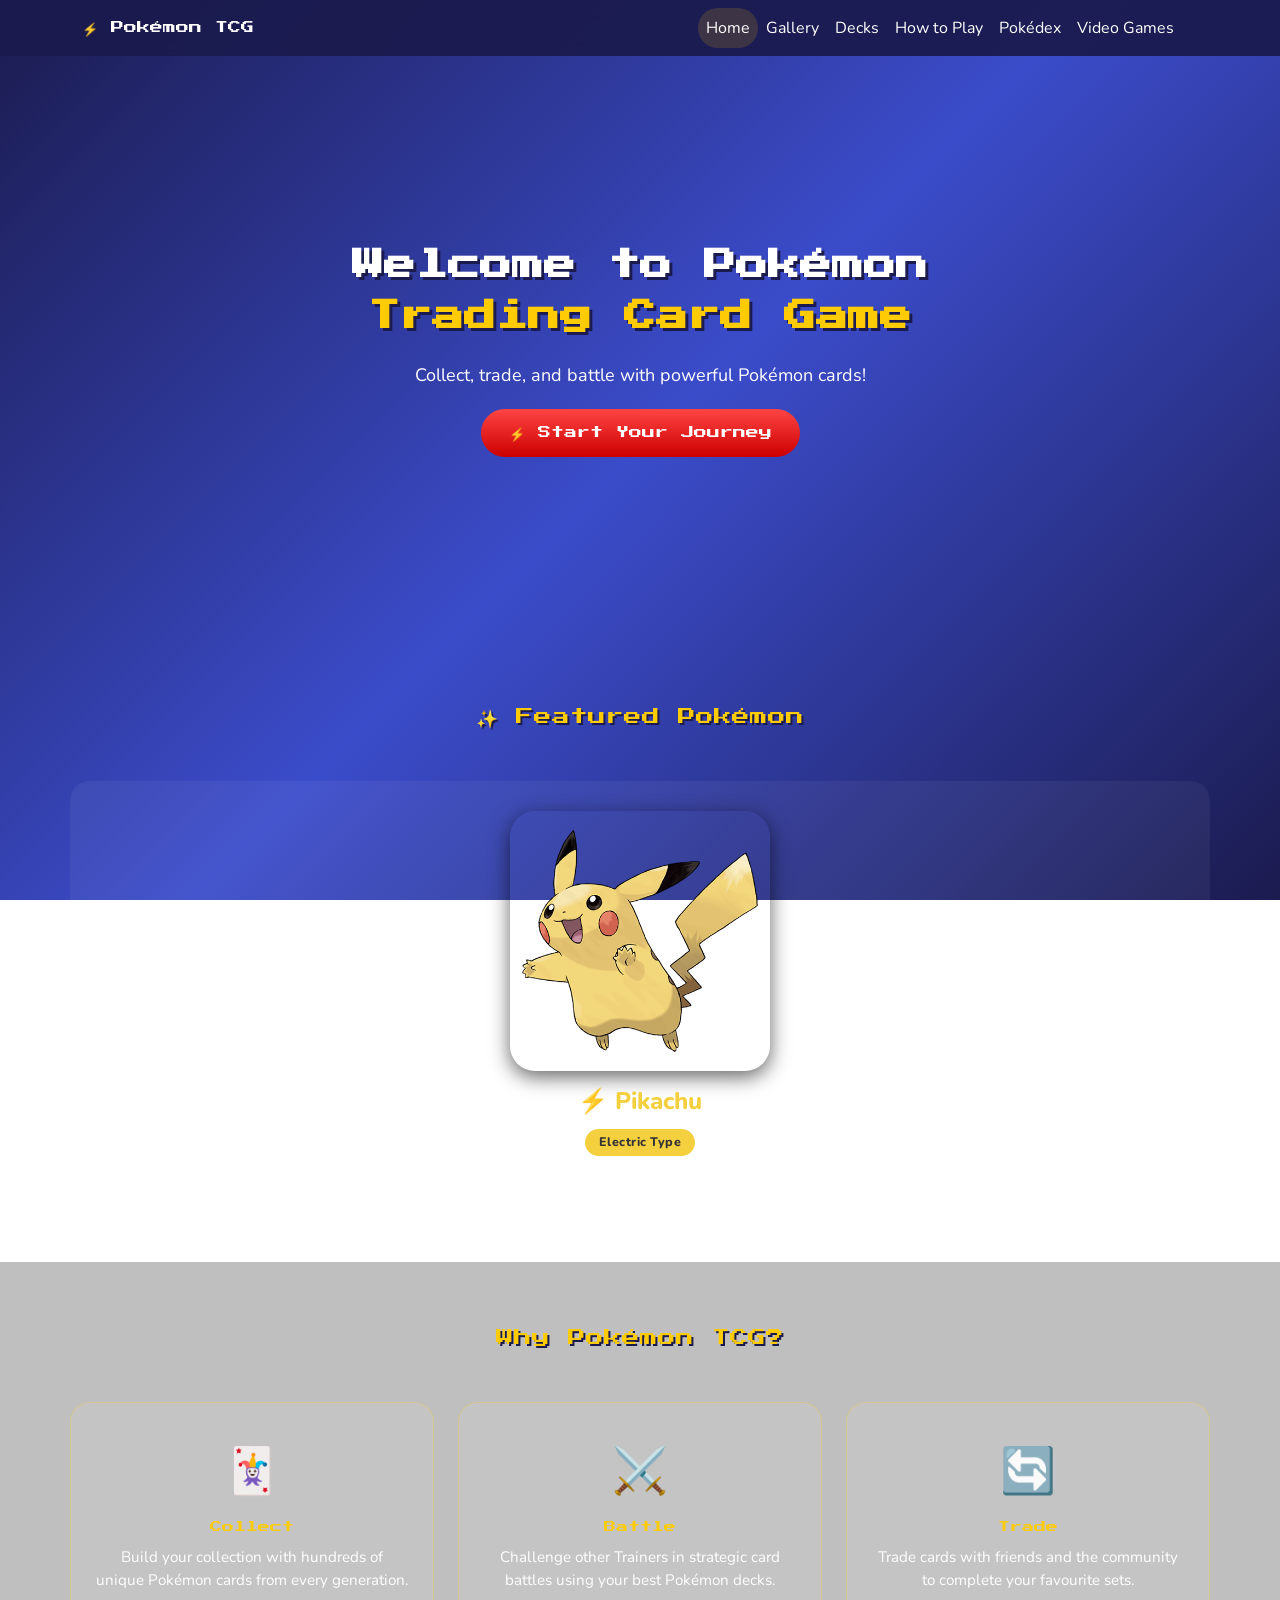
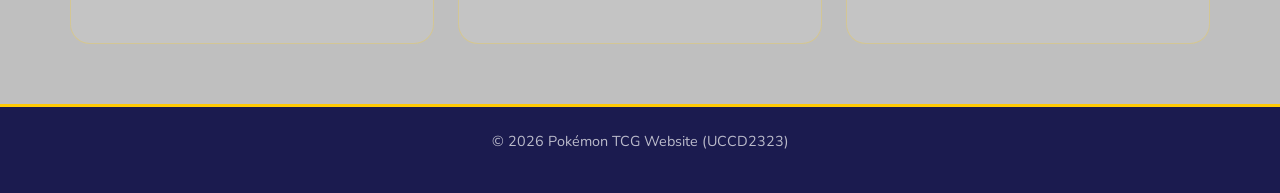
<file: home.html>
<!DOCTYPE html>
<html lang="en">
<head>
  <meta charset="UTF-8">
  <meta name="viewport" content="width=device-width, initial-scale=1.0">
  <title>Pokémon TCG - Home</title>
  <link href="https://cdn.jsdelivr.net/npm/bootstrap@5.3.0/dist/css/bootstrap.min.css" rel="stylesheet">
  <link rel="stylesheet" href="style.css">
  <script src="https://code.jquery.com/jquery-3.6.0.min.js"></script>
</head>

<body>

<nav class="navbar navbar-expand-lg navbar-dark">
  <div class="container">
    <a class="navbar-brand" href="home.html">⚡ Pokémon TCG</a>
    <ul class="navbar-nav ms-auto align-items-center">
      <li class="nav-item"><a class="nav-link active" href="home.html">Home</a></li>
      <li class="nav-item"><a class="nav-link" href="gallery.html">Gallery</a></li>
      <li class="nav-item"><a class="nav-link" href="decks.html">Decks</a></li>
      <li class="nav-item"><a class="nav-link" href="howtoplay.html">How to Play</a></li>
      <li class="nav-item"><a class="nav-link" href="api.html">Pokédex</a></li>
      <li class="nav-item"><a class="nav-link" href="videogames.html">Video Games</a></li>
      <li class="nav-item"><span class="nav-link trainer-name" id="navTrainerName"></span></li>
    </ul>
  </div>
</nav>

<section class="intro">
  <div class="intro-content">
    <h1 class="intro-title">Welcome to Pokémon<br><span class="highlight">Trading Card Game</span></h1>
    <p class="intro-text">Collect, trade, and battle with powerful Pokémon cards!</p>
    <button id="startBtn" class="btn-main">⚡ Start Your Journey</button>
    <div id="welcomeMsg" class="welcome-banner"></div>
  </div>
</section>

<div class="container section">
  <h2 class="text-center section-title mb-5">✨ Featured Pokémon</h2>

  <div class="carousel slide" id="pokemonCarousel" data-bs-ride="carousel">
    <div class="carousel-indicators">
      <button type="button" data-bs-target="#pokemonCarousel" data-bs-slide-to="0" class="active"></button>
      <button type="button" data-bs-target="#pokemonCarousel" data-bs-slide-to="1"></button>
      <button type="button" data-bs-target="#pokemonCarousel" data-bs-slide-to="2"></button>
      <button type="button" data-bs-target="#pokemonCarousel" data-bs-slide-to="3"></button>
    </div>

    <div class="carousel-inner">
      <div class="carousel-item active">
        <div class="carousel-card">
          <a href="gallery.html"><img src="image/Pikachu.png" alt="Pikachu" class="carousel-img"></a>
          <h4 class="mt-3 type-electric">⚡ Pikachu</h4>
          <p class="type-badge electric">Electric Type</p>
        </div>
      </div>
      <div class="carousel-item">
        <div class="carousel-card">
          <a href="gallery.html"><img src="image/Charmander.png" alt="Charmander" class="carousel-img"></a>
          <h4 class="mt-3 type-fire">🔥 Charmander</h4>
          <p class="type-badge fire">Fire Type</p>
        </div>
      </div>
      <div class="carousel-item">
        <div class="carousel-card">
          <a href="gallery.html"><img src="image/Bulbasaur.png" alt="Bulbasaur" class="carousel-img"></a>
          <h4 class="mt-3 type-grass">🌿 Bulbasaur</h4>
          <p class="type-badge grass">Grass / Poison Type</p>
        </div>
      </div>
      <div class="carousel-item">
        <div class="carousel-card">
          <a href="gallery.html"><img src="image/Squirtle.png" alt="Squirtle" class="carousel-img"></a>
          <h4 class="mt-3 type-water">💧 Squirtle</h4>
          <p class="type-badge water">Water Type</p>
        </div>
      </div>
    </div>

    <button class="carousel-control-prev" type="button" data-bs-target="#pokemonCarousel" data-bs-slide="prev">
      <span class="carousel-control-prev-icon"></span>
    </button>
    <button class="carousel-control-next" type="button" data-bs-target="#pokemonCarousel" data-bs-slide="next">
      <span class="carousel-control-next-icon"></span>
    </button>
  </div>
</div>

<div class="why-section">
  <div class="container section">
    <h2 class="text-center section-title mb-5">Why Pokémon TCG?</h2>
    <div class="row g-4 justify-content-center">
      <div class="col-md-4">
        <div class="feature-card">
          <div class="feature-icon">🃏</div>
          <h5>Collect</h5>
          <p>Build your collection with hundreds of unique Pokémon cards from every generation.</p>
        </div>
      </div>
      <div class="col-md-4">
        <div class="feature-card">
          <div class="feature-icon">⚔️</div>
          <h5>Battle</h5>
          <p>Challenge other Trainers in strategic card battles using your best Pokémon decks.</p>
        </div>
      </div>
      <div class="col-md-4">
        <div class="feature-card">
          <div class="feature-icon">🔄</div>
          <h5>Trade</h5>
          <p>Trade cards with friends and the community to complete your favourite sets.</p>
        </div>
      </div>
    </div>
  </div>
</div>

<footer>
  <p>© 2026 Pokémon TCG Website (UCCD2323)</p>
</footer>

<script src="https://cdn.jsdelivr.net/npm/bootstrap@5.3.0/dist/js/bootstrap.bundle.min.js"></script>

<script>
  $(document).ready(function () {

    const lastVisit = localStorage.getItem("lastVisitDate");
    const now = new Date().toLocaleString();
    const trainerName = getCookie("trainerName") || "Trainer";

    if (lastVisit) {
      $("#welcomeMsg").text("👋 Welcome back, " + trainerName + "! Last visit: " + lastVisit).fadeIn();
    }

    localStorage.setItem("lastVisitDate", now);
    localStorage.setItem("visited", "true");

    $("#startBtn").click(function () {
      if (sessionStorage.getItem("journeyStarted")) {
        alert("🎮 Your journey is already underway, " + trainerName + "!");
      } else {
        sessionStorage.setItem("journeyStarted", "yes");
        alert("⚡ Let's begin your Pokémon journey, " + trainerName + "!");
      }
    });
  });
</script>

</body>
</html>
</file>
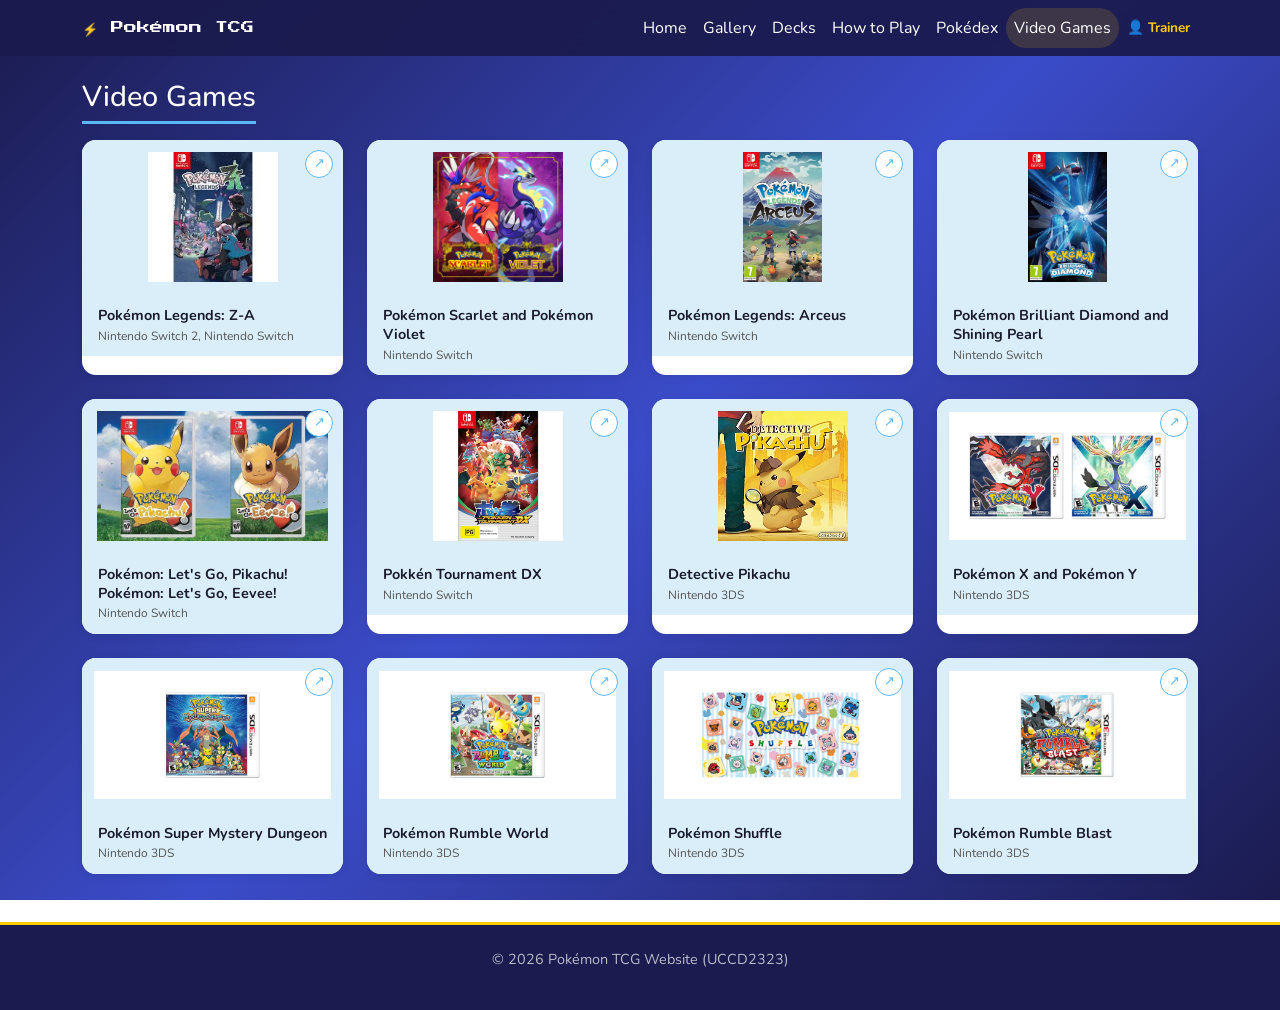
<file: videogames.html>
<!DOCTYPE html>
<html lang="en">
<head>
    <meta charset="UTF-8">
    <meta name="viewport" content="width=device-width, initial-scale=1.0">
    <title>Video Games</title>
    <link href="https://cdn.jsdelivr.net/npm/bootstrap@5.3.0/dist/css/bootstrap.min.css" rel="stylesheet">
    <link rel="stylesheet" href="style.css">
    <script src="https://code.jquery.com/jquery-3.6.0.min.js"></script>
</head>

<body>

    <nav class="navbar navbar-expand-lg navbar-dark">
        <div class="container">
            <a class="navbar-brand" href="home.html">⚡ Pokémon TCG</a>
            <ul class="navbar-nav ms-auto align-items-center">
                <li class="nav-item"><a class="nav-link" href="home.html">Home</a></li>
                <li class="nav-item"><a class="nav-link" href="gallery.html">Gallery</a></li>
                <li class="nav-item"><a class="nav-link" href="decks.html">Decks</a></li>
                <li class="nav-item"><a class="nav-link" href="howtoplay.html">How to Play</a></li>
                <li class="nav-item"><a class="nav-link" href="api.html">Pokédex</a></li>
                <li class="nav-item"><a class="nav-link active" href="videogames.html">Video Games</a></li>
                <li class="nav-item"><span class="nav-link trainer-name" id="navTrainerName"></span></li>
            </ul>
        </div>
    </nav>

    <section class="container mt-4 mb-2">
        <h2 class="vg-page-title">Video Games</h2>
    </section>

    <section class="container mb-5">
        <div class="row g-4">

            <div class="col-6 col-md-4 col-lg-3">
                <a href="https://www.pokemon.com/us/pokemon-video-games/pokemon-legends-z-a/" target="_blank" class="vg-card">
                    <div class="vg-card-img">
                        <img src="image/pokemonlegendsz-a.jpeg" alt="Pokemon Legends Z-A">
                        <span class="vg-arrow">↗</span>
                    </div>
                    <div class="vg-card-label">
                        <h3>Pokémon Legends: Z-A</h3>
                        <p>Nintendo Switch 2, Nintendo Switch</p>
                    </div>
                </a>
            </div>

            <div class="col-6 col-md-4 col-lg-3">
                <a href="https://www.pokemon.com/us/pokemon-video-games/pokemon-scarlet-and-pokemon-violet/" target="_blank" class="vg-card">
                    <div class="vg-card-img">
                        <img src="image/pokemonscarletandpokemonviolet.jpg" alt="Pokemon Scarlet & Violet">
                        <span class="vg-arrow">↗</span>
                    </div>
                    <div class="vg-card-label">
                        <h3>Pokémon Scarlet and Pokémon Violet</h3>
                        <p>Nintendo Switch</p>
                    </div>
                </a>
            </div>

            <div class="col-6 col-md-4 col-lg-3">
                <a href="https://www.pokemon.com/us/pokemon-video-games/pokemon-legends-arceus/" target="_blank" class="vg-card">
                    <div class="vg-card-img">
                        <img src="image/pokemonlegendsarceus.jpg" alt="Pokemon Legends Arceus">
                        <span class="vg-arrow">↗</span>
                    </div>
                    <div class="vg-card-label">
                        <h3>Pokémon Legends: Arceus</h3>
                        <p>Nintendo Switch</p>
                    </div>
                </a>
            </div>

            <div class="col-6 col-md-4 col-lg-3">
                <a href="https://www.pokemon.com/us/pokemon-video-games/pokemon-brilliant-diamond-and-pokemon-shining-pearl/" target="_blank" class="vg-card">
                    <div class="vg-card-img">
                        <img src="image/pokemonbrilliantdiamond.jpg" alt="Pokemon Brilliant Diamond">
                        <span class="vg-arrow">↗</span>
                    </div>
                    <div class="vg-card-label">
                        <h3>Pokémon Brilliant Diamond and Shining Pearl</h3>
                        <p>Nintendo Switch</p>
                    </div>
                </a>
            </div>

            <div class="col-6 col-md-4 col-lg-3">
                <a href="https://www.pokemon.com/us/pokemon-video-games/pokemon-lets-go-pikachu-and-pokemon-lets-go-eevee/" target="_blank" class="vg-card">
                    <div class="vg-card-img">
                        <img src="image/pokemonletsgo,pikachupokemonletsgo,eevee.jpg" alt="Pokémon: Let's Go, Pikachu! Pokémon: Let's Go, Eevee!">
                        <span class="vg-arrow">↗</span>
                    </div>
                    <div class="vg-card-label">
                        <h3>Pokémon: Let's Go, Pikachu! Pokémon: Let's Go, Eevee!</h3>
                        <p>Nintendo Switch</p>
                    </div>
                </a>
            </div>

            <div class="col-6 col-md-4 col-lg-3">
                <a href="https://www.pokemon.com/us/pokemon-video-games/pokken-tournament-dx/" target="_blank" class="vg-card">
                    <div class="vg-card-img">
                        <img src="image/PokkénTournamentDX.jpg" alt="Pokkén Tournament DX">
                        <span class="vg-arrow">↗</span>
                    </div>
                    <div class="vg-card-label">
                        <h3>Pokkén Tournament DX</h3>
                        <p>Nintendo Switch</p>
                    </div>
                </a>
            </div>

            <div class="col-6 col-md-4 col-lg-3">
                <a href="https://www.pokemon.com/us/pokemon-video-games/detective-pikachu/" target="_blank" class="vg-card">
                    <div class="vg-card-img">
                        <img src="image/DetectivePikachu.jpg" alt="Detective Pikachu">
                        <span class="vg-arrow">↗</span>
                    </div>
                    <div class="vg-card-label">
                        <h3>Detective Pikachu</h3>
                        <p>Nintendo 3DS</p>
                    </div>
                </a>
            </div>

            <div class="col-6 col-md-4 col-lg-3">
                <a href="https://www.pokemon.com/us/pokemon-video-games/pokemon-x-and-pokemon-y/" target="_blank" class="vg-card">
                    <div class="vg-card-img">
                        <img src="image/PokémonXandPokémonY.jpg" alt="Pokémon X and Pokémon Y">
                        <span class="vg-arrow">↗</span>
                    </div>
                    <div class="vg-card-label">
                        <h3>Pokémon X and Pokémon Y</h3>
                        <p>Nintendo 3DS</p>
                    </div>
                </a>
            </div>

            <div class="col-6 col-md-4 col-lg-3">
                <a href="https://www.pokemon.com/us/pokemon-video-games/pokemon-super-mystery-dungeon/" target="_blank" class="vg-card">
                    <div class="vg-card-img">
                        <img src="image/PokémonSuperMysteryDungeon.jpg" alt="Pokémon Super Mystery Dungeon">
                        <span class="vg-arrow">↗</span>
                    </div>
                    <div class="vg-card-label">
                        <h3>Pokémon Super Mystery Dungeon</h3>
                        <p>Nintendo 3DS</p>
                    </div>
                </a>
            </div>

            <div class="col-6 col-md-4 col-lg-3">
                <a href="https://www.pokemon.com/us/pokemon-video-games/pokemon-rumble-world/" target="_blank" class="vg-card">
                    <div class="vg-card-img">
                        <img src="image/PokémonRumbleWorld.jpg" alt="Pokémon Rumble World">
                        <span class="vg-arrow">↗</span>
                    </div>
                    <div class="vg-card-label">
                        <h3>Pokémon Rumble World</h3>
                        <p>Nintendo 3DS</p>
                    </div>
                </a>
            </div>

            <div class="col-6 col-md-4 col-lg-3">
                <a href="https://www.pokemon.com/us/pokemon-video-games/pokemon-shuffle/" target="_blank" class="vg-card">
                    <div class="vg-card-img">
                        <img src="image/PokémonShuffle.jpg" alt="Pokémon Shuffle">
                        <span class="vg-arrow">↗</span>
                    </div>
                    <div class="vg-card-label">
                        <h3>Pokémon Shuffle</h3>
                        <p>Nintendo 3DS</p>
                    </div>
                </a>
            </div>

            <div class="col-6 col-md-4 col-lg-3">
                <a href="https://www.pokemon.com/us/pokemon-video-games/pokemon-rumble-blast/" target="_blank" class="vg-card">
                    <div class="vg-card-img">
                        <img src="image/PokémonRumbleBlast.jpg" alt="Pokémon Rumble Blast">
                        <span class="vg-arrow">↗</span>
                    </div>
                    <div class="vg-card-label">
                        <h3>Pokémon Rumble Blast</h3>
                        <p>Nintendo 3DS</p>
                    </div>
                </a>
            </div>

        </div>
    </section>

    <footer>
        <p>© 2026 Pokémon TCG Website (UCCD2323)</p>
    </footer>

    <script src="https://cdn.jsdelivr.net/npm/bootstrap@5.3.0/dist/js/bootstrap.bundle.min.js"></script>
    <script src="script.js"></script>

</body>
</html>
</file>
<file: style.css>
@import url('https://fonts.googleapis.com/css2?family=Press+Start+2P&family=Nunito:wght@400;600;700;800&display=swap');

:root {
  --poke-yellow: #ffcb05;
  --poke-blue:   #3b4cca;
  --poke-dark:   #1b1b4f;
  --poke-red:    #cc0000;
  --electric:    #f4d03f;
  --fire:        #e74c3c;
  --grass:       #2ecc71;
  --water:       #3498db;
  --psychic:     #e91e8c;
  --ghost:       #7b62a3;
  --normal:      #a8a878;
  --fighting:    #c03028;
  --dragon:      #6f35fc;
}

body {
  font-family: 'Nunito', sans-serif;
  background: linear-gradient(135deg, #1b1b4f 0%, #3b4cca 50%, #1b1b4f 100%);
  background-attachment: fixed;
  color: white;
  margin: 0;
}

.navbar {
  background-color: rgba(27, 27, 79, 0.95);
  backdrop-filter: blur(8px);
}

.navbar-brand {
  font-family: 'Press Start 2P', monospace;
  font-size: small;
  color: white;
}

.nav-link {
  color: white;
  border-radius: 30px;
}

.nav-link:hover,
.nav-link.active {
  color: var(--poke-yellow);
  background: rgba(255, 203, 5, 0.15);
}

.trainer-name {
  color: var(--poke-yellow) !important;
  font-weight: 700;
  font-size: 0.85rem;
  cursor: default;
}

.intro {
  min-height: 65vh;
  display: flex;
  justify-content: center;
  align-items: center;
  text-align: center;
  position: relative;
  overflow: hidden;
  padding: 60px 20px;
}

.intro-content {
  position: relative;
  z-index: 2;
}

.intro-title {
  font-family: 'Press Start 2P', monospace;
  font-size: xx-large;
  font-weight: 800;
  line-height: 1.6;
  text-shadow: 3px 3px 0 var(--poke-dark);
}

.highlight {
  color: var(--poke-yellow);
}

.intro-text {
  font-size: large;
  color: white;
  margin: 20px;
}

.btn-main {
  background: linear-gradient(#ff4444, var(--poke-red));
  color: white;
  font-family: 'Press Start 2P', monospace;
  font-size: small;
  padding: 14px 28px;
  border-radius: 50px;
  border: none;
  cursor: pointer;
}

.btn-main:hover {
  box-shadow: 0 8px 25px rgba(204,0,0,0.6);
  color: white;
  background: linear-gradient(#ff4444, var(--poke-red));
}

.welcome-banner {
  margin-top: 20px;
  background: rgba(255,203,5,0.15);
  border-radius: 50px;
  padding: 10px 20px;
  font-weight: 700;
  color: var(--poke-yellow);
  display: none;
}

.section {
  padding: 60px 0;
}

.section-title {
  font-family: 'Press Start 2P', monospace;
  font-size: 1.1rem;
  color: var(--poke-yellow);
  text-shadow: 2px 2px 0 var(--poke-dark);
  line-height: 1.8;
}

.carousel-inner {
  min-height: 380px;
  background: rgba(255,255,255,0.05);
  border-radius: 20px;
}

.carousel-item {
  text-align: center;
  padding: 30px 0;
}

.carousel-card {
  display: inline-block;
}

.carousel-img {
  max-width: 260px;
  width: 100%;
  height: auto;
  border-radius: 25px;
  box-shadow: 0 6px 20px rgba(0,0,0,0.6);
  transition: transform 0.3s;
}

.carousel-img:hover {
  transform: scale(1.05);
}

.type-badge {
  display: inline-block;
  padding: 4px 14px;
  border-radius: 50px;
  font-size: 0.78rem;
  font-weight: 800;
  color: white;
  text-shadow: none;
  margin-top: 6px;
  letter-spacing: 0.5px;
}

.type-badge.electric { background: var(--electric);  color: #333; }
.type-badge.fire     { background: var(--fire); }
.type-badge.grass    { background: var(--grass); }
.type-badge.water    { background: var(--water); }
.type-badge.psychic  { background: var(--psychic); }
.type-badge.ghost    { background: var(--ghost); }
.type-badge.normal   { background: var(--normal);   color: #333; }
.type-badge.fighting { background: var(--fighting); }
.type-badge.dragon   { background: var(--dragon); }

.type-electric { color: var(--electric);  font-weight: 800; }
.type-fire     { color: #ff7675;          font-weight: 800; }
.type-grass    { color: #55efc4;          font-weight: 800; }
.type-water    { color: #74b9ff;          font-weight: 800; }
.type-psychic  { color: #fd79a8;          font-weight: 800; }
.type-ghost    { color: #a29bfe;          font-weight: 800; }
.type-normal   { color: #dfe6e9;          font-weight: 800; }
.type-fighting { color: #fab1a0;          font-weight: 800; }
.type-dragon   { color: #b2bec3;          font-weight: 800; }

.why-section {
  background: rgba(0,0,0,0.25);
  backdrop-filter: blur(4px);
}

.feature-card {
  background: rgba(255,255,255,0.08);
  border: 1px solid rgba(255,203,5,0.25);
  border-radius: 20px;
  padding: 35px 25px;
  text-align: center;
  transition: transform 0.3s, border-color 0.3s;
  height: 100%;
}

.feature-card:hover {
  transform: translateY(-8px);
  border-color: var(--poke-yellow);
}

.feature-icon {
  font-size: 2.8rem;
  margin-bottom: 15px;
}

.feature-card h5 {
  font-family: 'Press Start 2P', monospace;
  font-size: 0.75rem;
  color: var(--poke-yellow);
  margin-bottom: 12px;
}

.feature-card p {
  color: white;
  font-size: 0.95rem;
}

.page-header {
  padding: 50px 20px 10px;
  background: rgba(0,0,0,0.2);
}

.page-header p {
  color: rgba(255,255,255,0.75);
  font-size: 1rem;
  margin-top: 10px;
}

.favourite-banner {
  margin: 15px auto 0;
  display: inline-block;
  background: rgba(255,203,5,0.15);
  border: 1px solid var(--poke-yellow);
  border-radius: 10px;
  padding: 8px 20px;
  font-weight: 700;
  color: var(--poke-yellow);
}

#searchInput {
  background: rgba(255,255,255,0.1);
  border: 1px solid rgba(255,255,255,0.3);
  color: white;
  border-radius: 12px 0 0 12px;
}

#searchInput::placeholder {
  color: rgba(255,255,255,0.4);
}

#searchInput:focus {
  background: rgba(255,255,255,0.15);
  border-color: var(--poke-yellow);
  color: white;
  box-shadow: none;
}

.filter-group {
  display: flex;
  flex-wrap: wrap;
  gap: 10px;
  justify-content: center;
  margin-bottom: 10px;
}

.filter-btn {
  background: rgba(255,255,255,0.1);
  border: 1px solid rgba(255,255,255,0.3);
  color: white;
  border-radius: 50px;
  padding: 7px 20px;
  font-weight: 700;
  font-size: medium;
  cursor: pointer;
}

.filter-btn:hover,
.filter-btn.active {
  background: var(--poke-yellow);
  border-color: var(--poke-yellow);
  color: #333;
}

.pokemon-info {
  background: white;
  color: #333;
  border-radius: 18px;
  padding: 20px 15px;
  text-align: center;
  position: relative;
  overflow: hidden;
  height: 100%;
  transition: transform 0.3s, box-shadow 0.3s;
}

.pokemon-info:hover {
  transform: translateY(-8px);
  box-shadow: 0 12px 30px rgba(0,0,0,0.4);
}

.pokemon-info.is-favourite {
  border: 3px solid var(--poke-yellow);
  box-shadow: 0 0 20px rgba(255,203,5,0.5);
}

.pokemon-info img {
  width: 100%;
  max-width: 150px;
  height: 150px;
  object-fit: contain;
  border-radius: 10px;
}

.pokemon-info h5 {
  font-family: 'Press Start 2P', monospace;
  font-size: 0.65rem;
  margin: 12px 0 8px;
  color: var(--poke-dark);
}

.poke-ability {
  font-size: 0.8rem;
  color: #555;
  margin: 6px 0 4px;
}

.poke-desc {
  font-size: 0.78rem;
  color: #666;
  line-height: 1.5;
}

.fav-star {
  position: absolute;
  top: 12px;
  right: 14px;
  font-size: medium;
  cursor: pointer;
  line-height: 1;
  color: #ccc;
  transition: transform 0.2s, color 0.2s;
}

.fav-star:hover {
  color: var(--poke-yellow);
  transform: scale(1.3);
}

.is-favourite .fav-star {
  color: var(--poke-yellow);
}

footer {
  background-color: var(--poke-dark);
  border-top: 3px solid var(--poke-yellow);
  padding: 24px;
  text-align: center;
  color: rgba(255,255,255,0.7);
  font-size: 0.9rem;
}

@media (max-width: 768px) {
  .intro-title {
    font-size: 1.2rem;
  }

  .section-title {
    font-size: 0.85rem;
  }

  .btn-main {
    font-size: 0.6rem;
    padding: 12px 22px;
  }

  .pokemon-info img {
    max-width: 110px;
    height: 110px;
  }
}

.vg-page-title {
  font-size: 1.8rem;
  font-weight: 500;
  display: inline-block;
  padding-bottom: 0.4rem;
  border-bottom: 3px solid #5BB8F5;
}

.vg-card {
  display: block;
  text-decoration: none;
  color: inherit;
  border-radius: 14px;
  overflow: hidden;
  background: #fff;
  box-shadow: 0 2px 8px rgba(0,0,0,0.07);
  transition: transform 0.15s, box-shadow 0.15s;
  height: 100%;
}
.vg-card:hover {
  transform: translateY(-4px);
  box-shadow: 0 8px 20px rgba(0,0,0,0.13);
}

.vg-card-img {
  background: #DAEEF9;
  height: 155px;
  display: flex;
  align-items: center;
  justify-content: center;
  padding: 12px;
  position: relative;
}
.vg-card-img img {
  max-height: 130px;
  max-width: 100%;
  object-fit: contain;
}
.vg-img-placeholder {
  font-size: 3rem;
}

.vg-arrow {
  position: absolute;
  top: 10px; right: 10px;
  width: 28px; height: 28px;
  border: 1.5px solid #5BB8F5;
  border-radius: 50%;
  display: flex; align-items: center; justify-content: center;
  color: #5BB8F5;
  font-size: 13px;
  background: #fff;
  line-height: 1;
}

.vg-card-label {
  background: #DAEEF9;
  padding: 0.7rem 1rem;
}
.vg-card-label h3 {
  font-size: 0.9rem;
  font-weight: 700;
  color: #1a1a2e;
  margin-bottom: 2px;
  line-height: 1.3;
}
.vg-card-label p {
  font-size: 0.75rem;
  color: #555;
  margin: 0;
}
</file>
